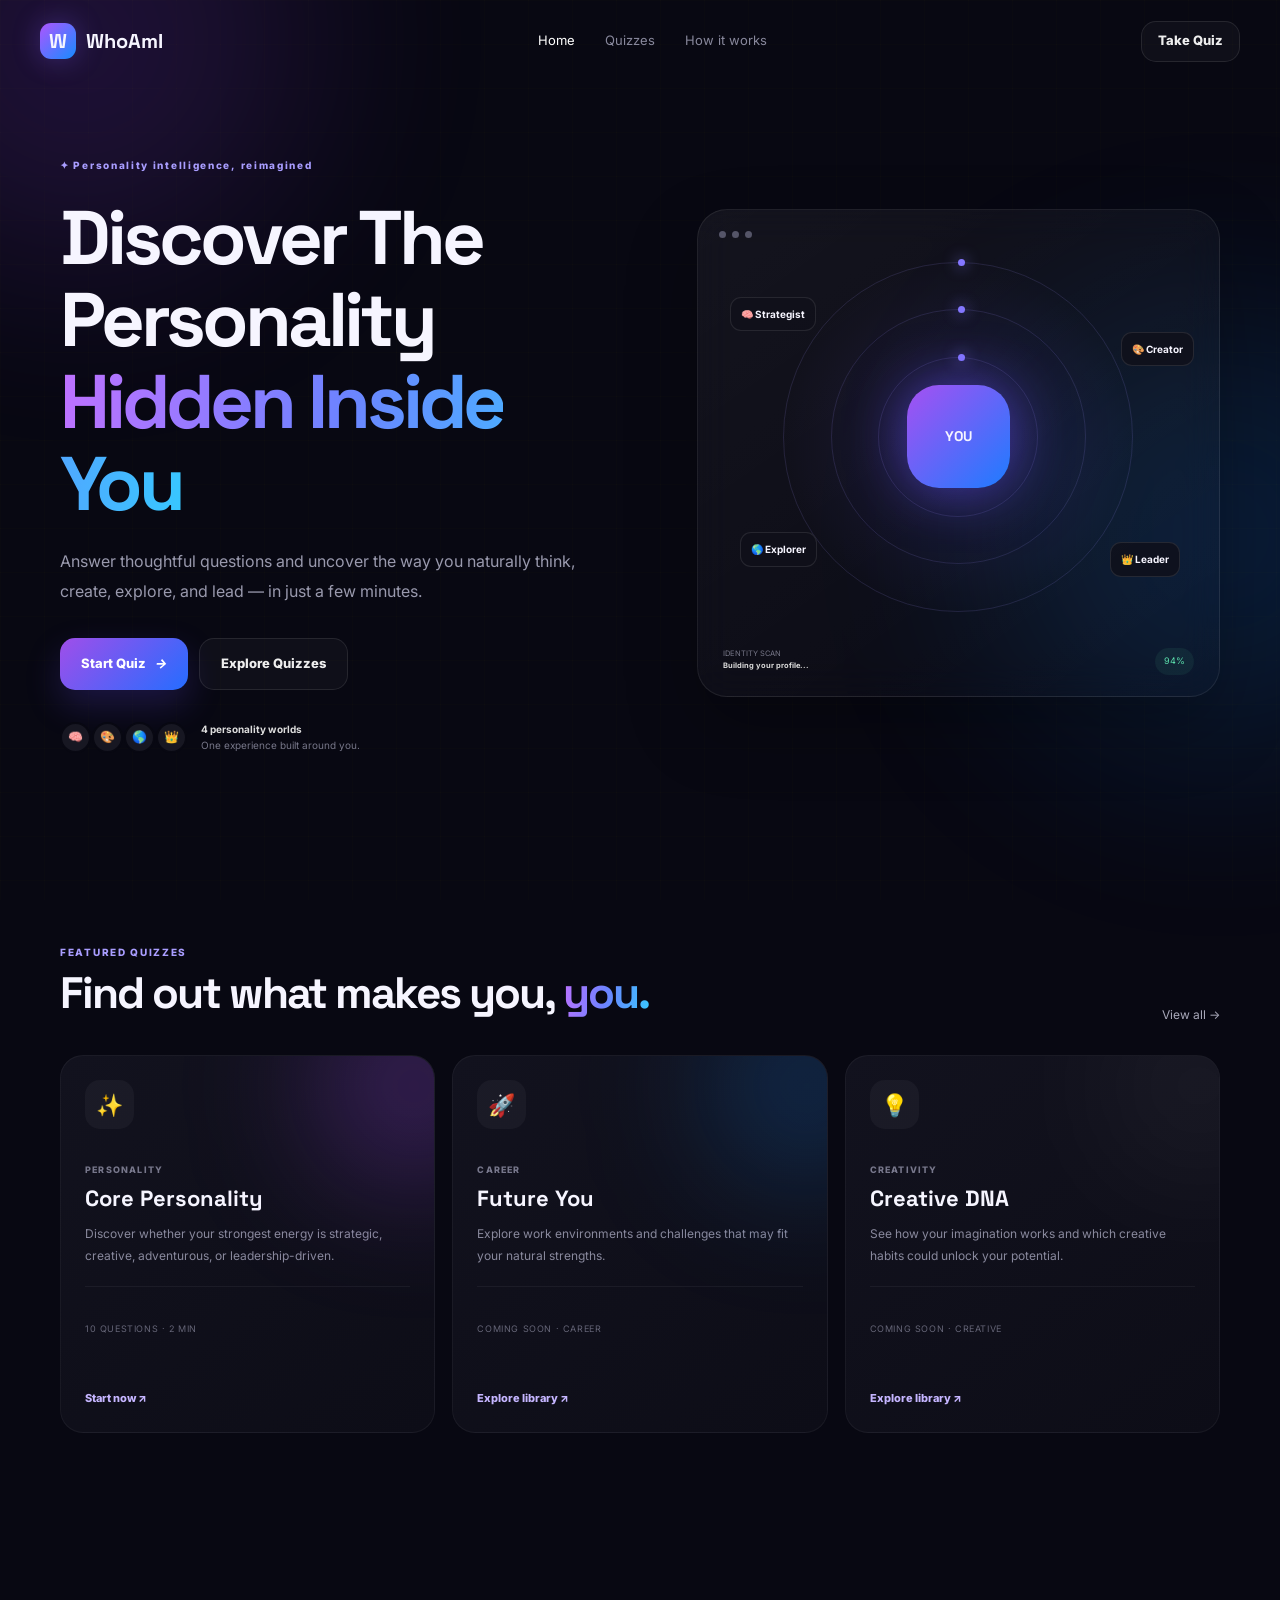
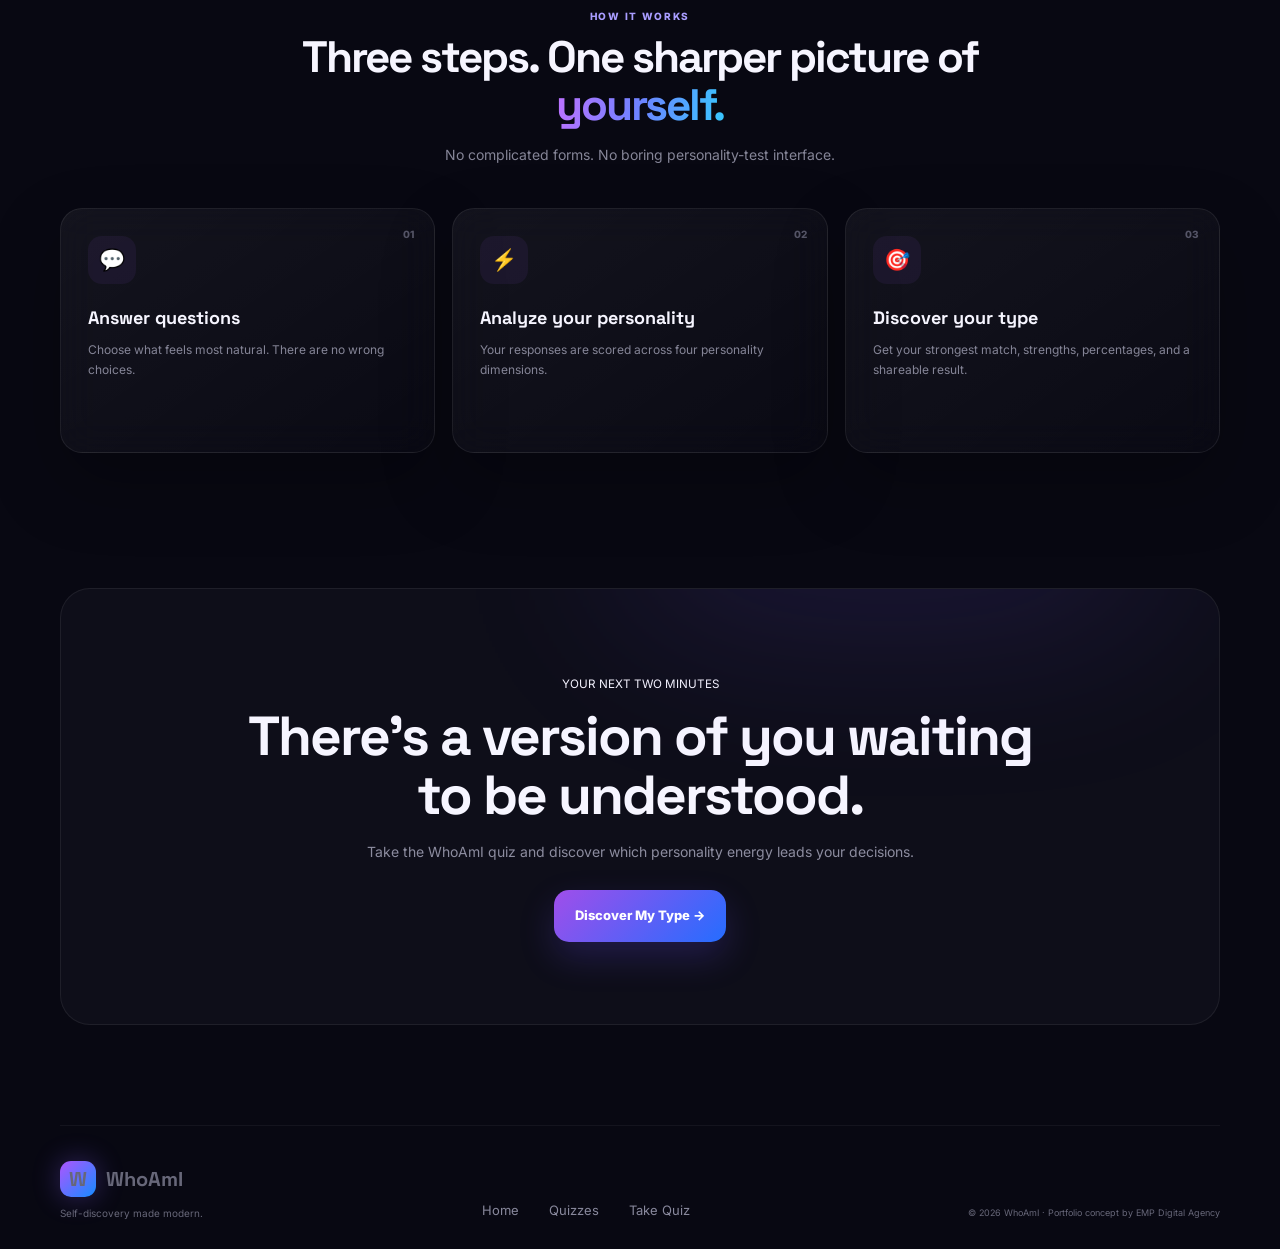
<file: WhoAmI/index.html>
<!doctype html>
<html lang="en"><head>
<meta charset="utf-8"><meta name="viewport" content="width=device-width,initial-scale=1">
<meta name="description" content="WhoAmI — discover the personality hidden inside you.">
<title>WhoAmI | Discover Yourself</title><link rel="icon" href="assets/favicon.svg" type="image/svg+xml">
<link rel="preconnect" href="https://fonts.googleapis.com"><link rel="preconnect" href="https://fonts.gstatic.com" crossorigin>
<link href="https://fonts.googleapis.com/css2?family=Inter:wght@400;500;600;700;800&family=Space+Grotesk:wght@500;600;700&display=swap" rel="stylesheet">
<link rel="stylesheet" href="css/style.css"></head><body>
<div class="glow g1"></div><div class="glow g2"></div>
<header><a class="logo" href="index.html"><b>W</b>WhoAmI</a><nav><a class="active" href="index.html">Home</a><a href="quizzes.html">Quizzes</a><a href="#how">How it works</a></nav><a class="btn small ghost" href="quiz.html">Take Quiz</a></header>
<main>
<section class="hero wrap"><div class="hero-copy reveal"><span class="eyebrow">✦ Personality intelligence, reimagined</span>
<h1>Discover The Personality <span>Hidden Inside You</span></h1>
<p>Answer thoughtful questions and uncover the way you naturally think, create, explore, and lead — in just a few minutes.</p>
<div class="actions"><a class="btn primary" href="quiz.html">Start Quiz <i>→</i></a><a class="btn ghost" href="quizzes.html">Explore Quizzes</a></div>
<div class="proof"><span>🧠</span><span>🎨</span><span>🌎</span><span>👑</span><small><strong>4 personality worlds</strong><br>One experience built around you.</small></div></div>
<div class="hero-art glass reveal delay"><div class="window"><i></i><i></i><i></i></div><div class="orbit"><div class="ring r1"></div><div class="ring r2"></div><div class="ring r3"></div><strong>YOU</strong><label class="c1">🧠 Strategist</label><label class="c2">🎨 Creator</label><label class="c3">🌎 Explorer</label><label class="c4">👑 Leader</label></div><div class="artfoot"><small>IDENTITY SCAN<br><strong>Building your profile...</strong></small><em>94%</em></div></div></section>

<section class="wrap section"><div class="heading"><div><small>FEATURED QUIZZES</small><h2>Find out what makes you, <span>you.</span></h2></div><a href="quizzes.html">View all →</a></div>
<div class="cards three"><article class="card purple reveal"><b class="icon">✨</b><small>PERSONALITY</small><h3>Core Personality</h3><p>Discover whether your strongest energy is strategic, creative, adventurous, or leadership-driven.</p><footer>10 questions · 2 min</footer><a href="quiz.html">Start now ↗</a></article>
<article class="card blue reveal delay"><b class="icon">🚀</b><small>CAREER</small><h3>Future You</h3><p>Explore work environments and challenges that may fit your natural strengths.</p><footer>Coming soon · Career</footer><a href="quizzes.html">Explore library ↗</a></article>
<article class="card reveal"><b class="icon">💡</b><small>CREATIVITY</small><h3>Creative DNA</h3><p>See how your imagination works and which creative habits could unlock your potential.</p><footer>Coming soon · Creative</footer><a href="quizzes.html">Explore library ↗</a></article></div></section>

<section id="how" class="wrap section"><div class="center"><small>HOW IT WORKS</small><h2>Three steps. One sharper picture of <span>yourself.</span></h2><p>No complicated forms. No boring personality-test interface.</p></div>
<div class="cards three steps"><article class="step glass"><em>01</em><b>💬</b><h3>Answer questions</h3><p>Choose what feels most natural. There are no wrong choices.</p></article><article class="step glass"><em>02</em><b>⚡</b><h3>Analyze your personality</h3><p>Your responses are scored across four personality dimensions.</p></article><article class="step glass"><em>03</em><b>🎯</b><h3>Discover your type</h3><p>Get your strongest match, strengths, percentages, and a shareable result.</p></article></div></section>
<section class="wrap cta reveal"><small>YOUR NEXT TWO MINUTES</small><h2>There’s a version of you waiting to be understood.</h2><p>Take the WhoAmI quiz and discover which personality energy leads your decisions.</p><a class="btn primary" href="quiz.html">Discover My Type →</a></section>
</main><footer class="wrap"><div><a class="logo" href="index.html"><b>W</b>WhoAmI</a><p>Self-discovery made modern.</p></div><nav><a href="index.html">Home</a><a href="quizzes.html">Quizzes</a><a href="quiz.html">Take Quiz</a></nav><small>© <span class="year"></span> WhoAmI · Portfolio concept by EMP Digital Agency</small></footer>
<script src="js/main.js"></script></body></html>
</file>
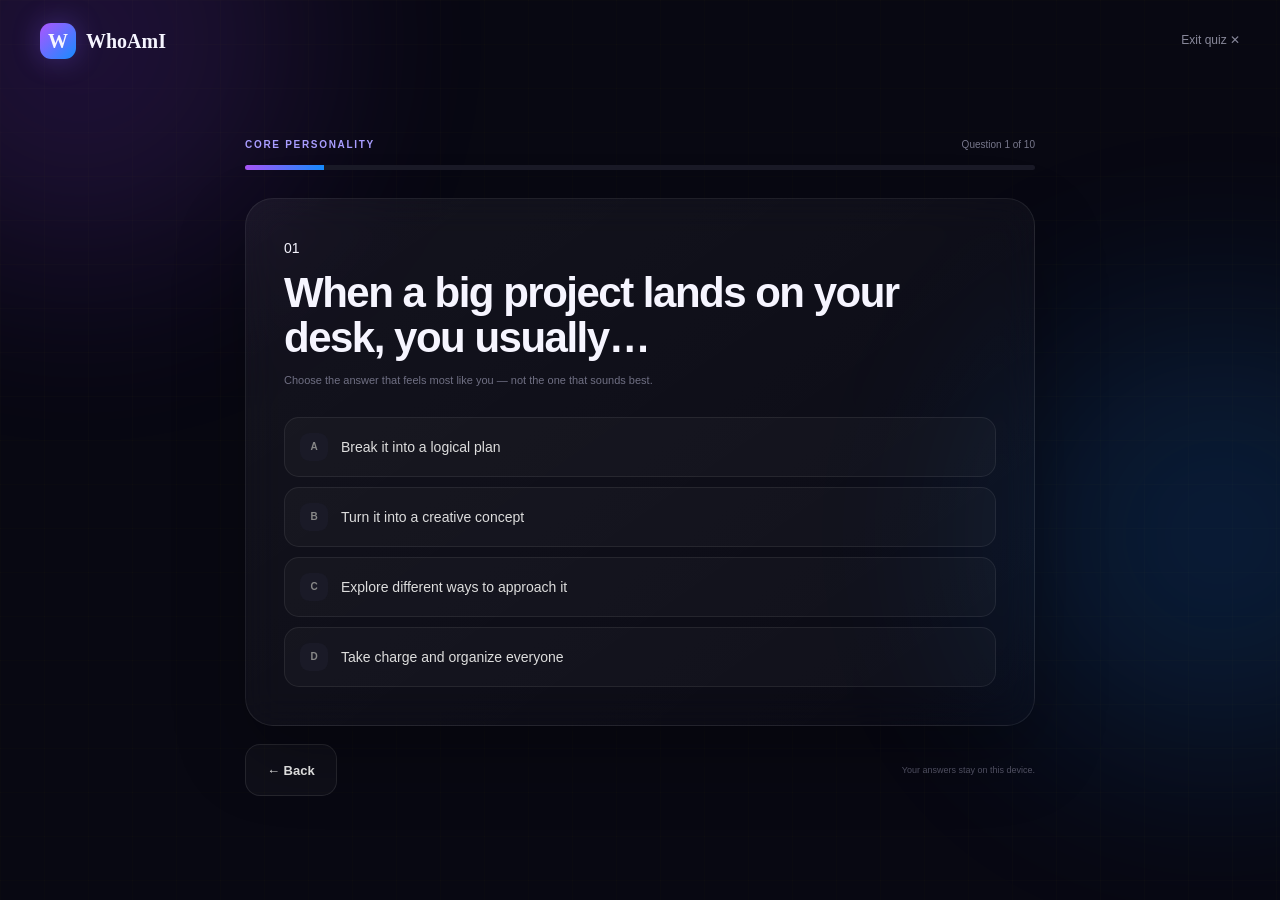
<file: WhoAmI/quiz.html>
<!doctype html><html lang="en"><head><meta charset="utf-8"><meta name="viewport" content="width=device-width,initial-scale=1">
<title>Personality Quiz | WhoAmI</title><link rel="icon" href="assets/favicon.svg" type="image/svg+xml"><link rel="stylesheet" href="css/style.css"></head><body>
<div class="glow g1"></div><div class="glow g2"></div><header><a class="logo" href="index.html"><b>W</b>WhoAmI</a><a class="exit" href="quizzes.html">Exit quiz ✕</a></header>
<main class="quiz wrap"><div class="qtop"><small>CORE PERSONALITY</small><span id="counter">Question 1 of 10</span></div><div class="progress"><i id="bar"></i></div>
<div id="question" class="question glass"></div><div class="qbottom"><button id="back" class="btn ghost" disabled>← Back</button><small>Your answers stay on this device.</small></div></main>
<script src="js/main.js"></script><script src="js/quiz.js"></script></body></html>
</file>
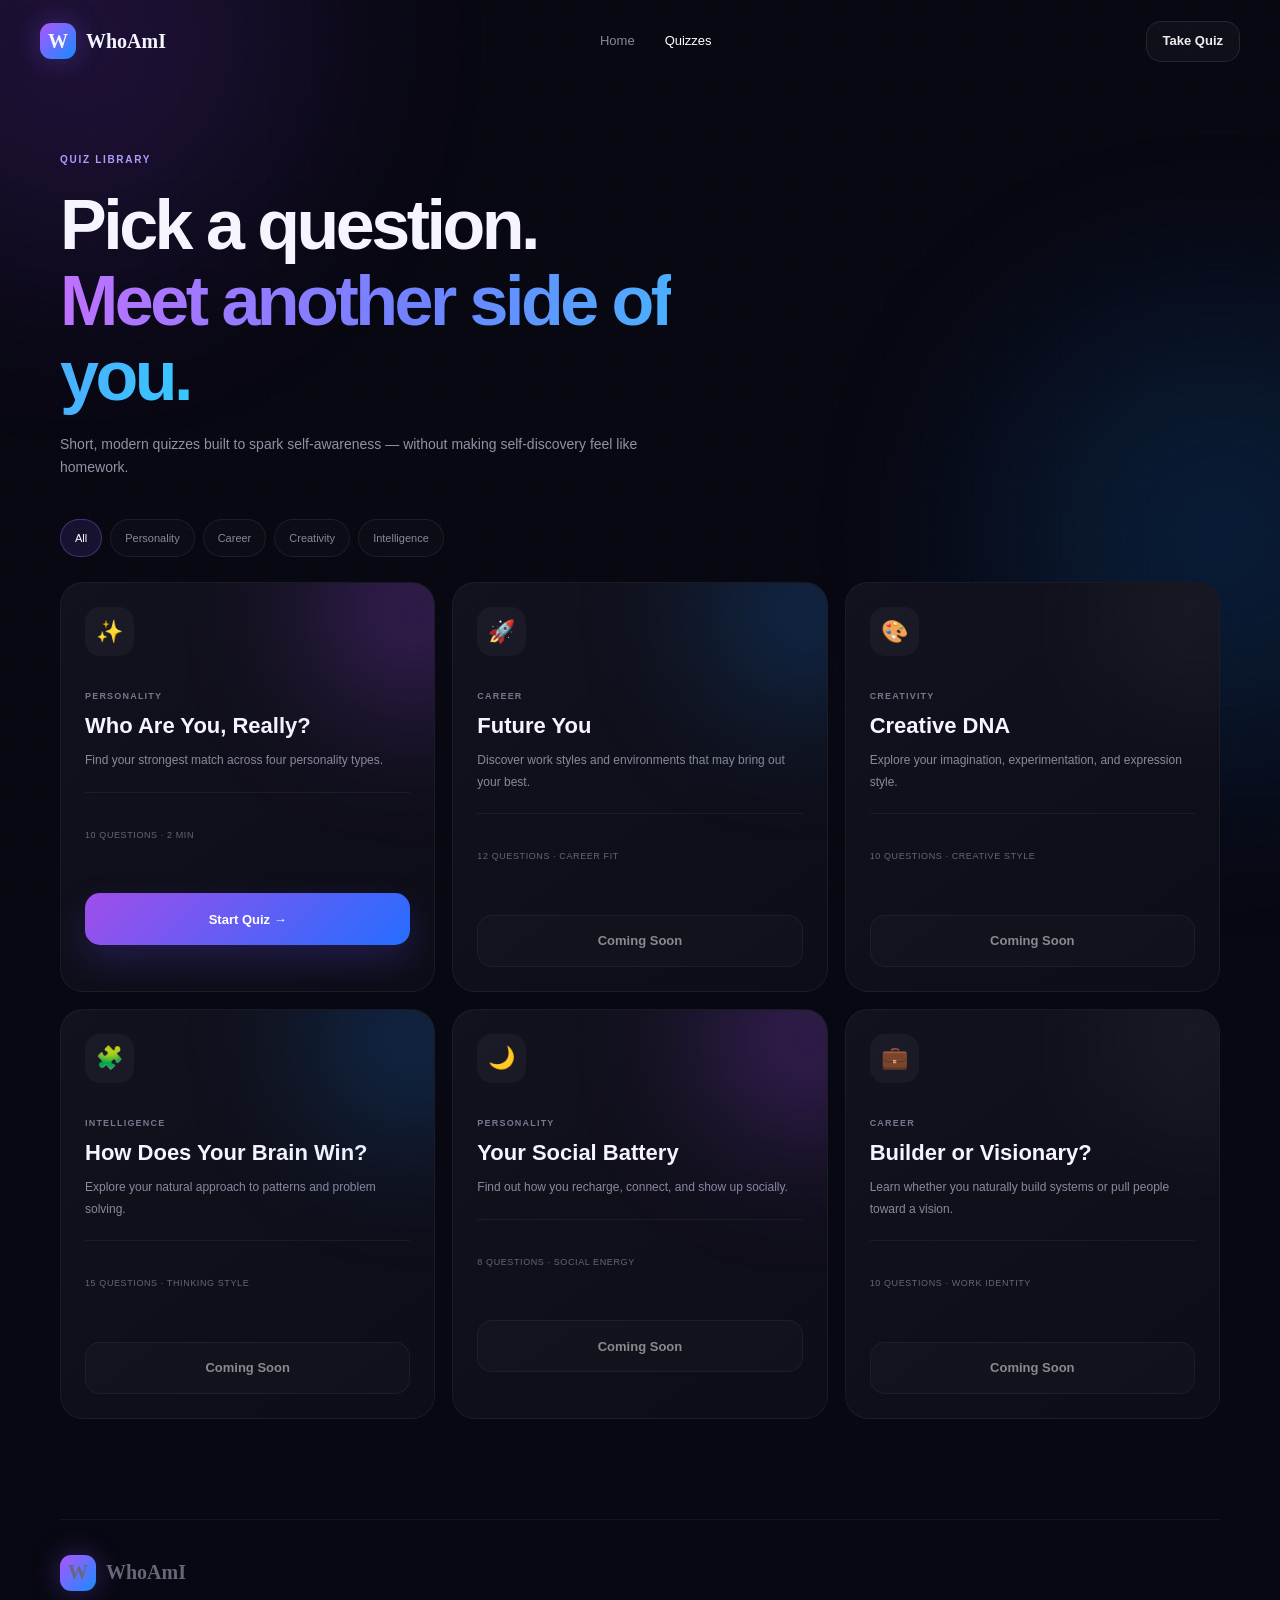
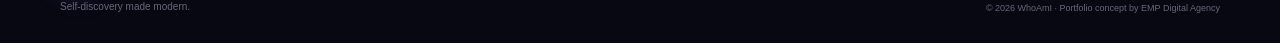
<file: WhoAmI/quizzes.html>
<!doctype html><html lang="en"><head><meta charset="utf-8"><meta name="viewport" content="width=device-width,initial-scale=1">
<title>Quiz Library | WhoAmI</title><link rel="icon" href="assets/favicon.svg" type="image/svg+xml"><link rel="stylesheet" href="css/style.css"></head><body>
<div class="glow g1"></div><div class="glow g2"></div><header><a class="logo" href="index.html"><b>W</b>WhoAmI</a><nav><a href="index.html">Home</a><a class="active" href="quizzes.html">Quizzes</a></nav><a class="btn small ghost" href="quiz.html">Take Quiz</a></header>
<main class="wrap library"><section class="libhero"><small>QUIZ LIBRARY</small><h1>Pick a question.<br><span>Meet another side of you.</span></h1><p>Short, modern quizzes built to spark self-awareness — without making self-discovery feel like homework.</p></section>
<div class="filters"><button class="active" data-filter="all">All</button><button data-filter="personality">Personality</button><button data-filter="career">Career</button><button data-filter="creativity">Creativity</button><button data-filter="intelligence">Intelligence</button></div>
<section class="librarygrid"><article data-cat="personality" class="card purple"><b class="icon">✨</b><small>PERSONALITY</small><h2>Who Are You, Really?</h2><p>Find your strongest match across four personality types.</p><footer>10 questions · 2 min</footer><a class="btn primary full" href="quiz.html">Start Quiz →</a></article>
<article data-cat="career" class="card blue"><b class="icon">🚀</b><small>CAREER</small><h2>Future You</h2><p>Discover work styles and environments that may bring out your best.</p><footer>12 questions · Career fit</footer><button class="btn ghost full soon">Coming Soon</button></article>
<article data-cat="creativity" class="card"><b class="icon">🎨</b><small>CREATIVITY</small><h2>Creative DNA</h2><p>Explore your imagination, experimentation, and expression style.</p><footer>10 questions · Creative style</footer><button class="btn ghost full soon">Coming Soon</button></article>
<article data-cat="intelligence" class="card blue"><b class="icon">🧩</b><small>INTELLIGENCE</small><h2>How Does Your Brain Win?</h2><p>Explore your natural approach to patterns and problem solving.</p><footer>15 questions · Thinking style</footer><button class="btn ghost full soon">Coming Soon</button></article>
<article data-cat="personality" class="card purple"><b class="icon">🌙</b><small>PERSONALITY</small><h2>Your Social Battery</h2><p>Find out how you recharge, connect, and show up socially.</p><footer>8 questions · Social energy</footer><button class="btn ghost full soon">Coming Soon</button></article>
<article data-cat="career" class="card"><b class="icon">💼</b><small>CAREER</small><h2>Builder or Visionary?</h2><p>Learn whether you naturally build systems or pull people toward a vision.</p><footer>10 questions · Work identity</footer><button class="btn ghost full soon">Coming Soon</button></article></section></main>
<footer class="wrap"><div><a class="logo" href="index.html"><b>W</b>WhoAmI</a><p>Self-discovery made modern.</p></div><small>© <span class="year"></span> WhoAmI · Portfolio concept by EMP Digital Agency</small></footer>
<script src="js/main.js"></script></body></html>
</file>
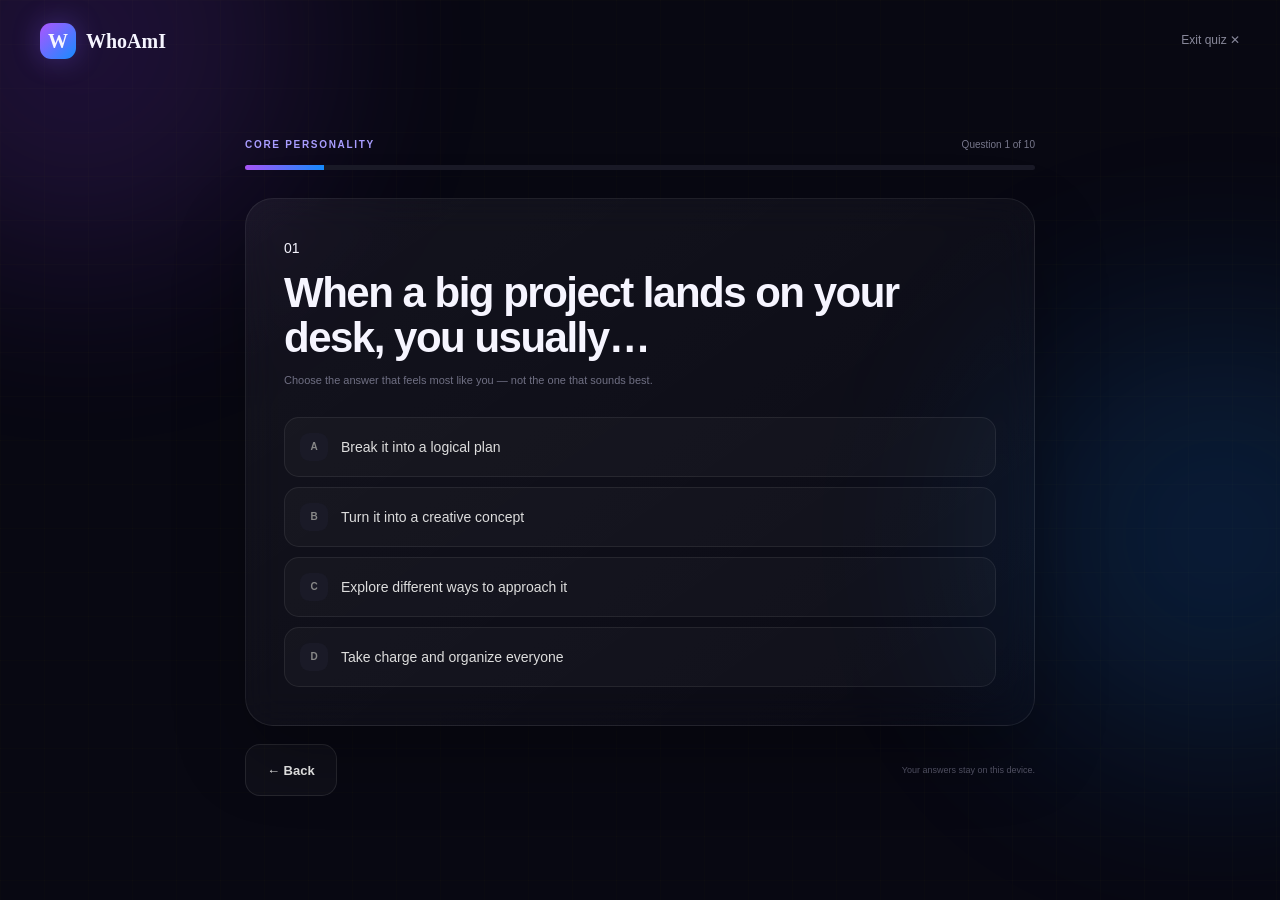
<file: WhoAmI/result.html>
<!doctype html><html lang="en"><head><meta charset="utf-8"><meta name="viewport" content="width=device-width,initial-scale=1">
<title>Your Result | WhoAmI</title><link rel="icon" href="assets/favicon.svg" type="image/svg+xml"><link rel="stylesheet" href="css/style.css"></head><body>
<div id="loader" class="loader"><div class="loader-logo">W</div><h2 id="loadTitle">Reading your answers...</h2><p>Mapping your strongest personality signals</p><div class="loadbar"><i></i></div></div>
<div id="content" class="hidden"><div class="glow g1"></div><div class="glow g2"></div><header><a class="logo" href="index.html"><b>W</b>WhoAmI</a><a class="btn small ghost" href="quiz.html">Retake</a></header>
<main class="wrap result"><section class="resulthero"><small>YOUR PERSONALITY RESULT</small><div id="emoji">🧠</div><p>You are</p><h1 id="type">THE STRATEGIST</h1><h3 id="tagline"></h3><div class="actions"><button id="share" class="btn primary">Share My Result ↗</button>
<div id="socialShare" class="social-share hidden">
  <p>Share your result on</p>
  <div class="social-grid">
    <a id="waShare" class="social-btn whatsapp" target="_blank" rel="noopener" href="#" aria-label="Share on WhatsApp"><span>◉</span> WhatsApp</a>
    <a id="xShare" class="social-btn x" target="_blank" rel="noopener" href="#" aria-label="Share on X"><span>𝕏</span> X</a>
    <a id="fbShare" class="social-btn facebook" target="_blank" rel="noopener" href="#" aria-label="Share on Facebook"><span>f</span> Facebook</a>
    <a id="igShare" class="social-btn instagram" target="_blank" rel="noopener" href="#" aria-label="Open Instagram"><span>◎</span> Instagram</a>
    <a id="ttShare" class="social-btn tiktok" target="_blank" rel="noopener" href="#" aria-label="Open TikTok"><span>♪</span> TikTok</a>
  </div>
  <small class="social-note">WhatsApp, X and Facebook share the result directly. Instagram and TikTok open the platform so the user can post or share it there.</small>
</div><a class="btn ghost" href="quiz.html">Take Another Quiz</a></div><div id="feedback"></div></section>
<section class="resultgrid"><article class="glass resultbox"><small>YOUR PROFILE</small><h2>What this says about you</h2><p id="description"></p><h3>Core strengths</h3><div id="strengths" class="pills"></div></article><article class="glass resultbox"><div class="scorehead"><div><small>PERSONALITY MIX</small><h2>Your score map</h2></div><b id="topscore">0%</b></div><div id="scores"></div></article></section>
<div class="note glass">✨ <span><strong>Personality is flexible.</strong><br> This result reflects your answers today. People grow, adapt, and can show traits from every category.</span></div></main>
<footer class="wrap"><div><a class="logo" href="index.html"><b>W</b>WhoAmI</a><p>Self-discovery made modern.</p></div><small>© <span class="year"></span> WhoAmI · Portfolio concept by EMP Digital Agency</small></footer></div>
<script src="js/main.js"></script><script src="js/result.js"></script></body></html>
</file>
<file: WhoAmI/css/style.css>
*{box-sizing:border-box}html{scroll-behavior:smooth}body{margin:0;background:#080812;color:#f6f5ff;font:14px/1.65 Inter,Arial,sans-serif;overflow-x:hidden}body:before{content:"";position:fixed;inset:0;z-index:-4;opacity:.35;background-image:linear-gradient(#fff0000a 1px,transparent 1px),linear-gradient(90deg,#fff0000a 1px,transparent 1px);background-size:44px 44px}a{text-decoration:none;color:inherit}button{font:inherit}h1,h2,h3{font-family:"Space Grotesk",Inter,sans-serif;line-height:1.08}header{height:82px;width:min(1200px,calc(100% - 32px));margin:auto;display:flex;align-items:center;justify-content:space-between;position:relative;z-index:5}.logo{font:700 20px "Space Grotesk";display:flex;align-items:center;gap:10px}.logo b{display:grid;place-items:center;width:36px;height:36px;border-radius:11px;background:linear-gradient(135deg,#ae55ff,#168cff);box-shadow:0 0 28px #855cff55}.logo+.logo{margin-top:0}nav{display:flex;gap:30px;color:#88889c;font-size:13px}nav a:hover,nav a.active{color:#fff}.wrap{width:min(1160px,calc(100% - 36px));margin:auto}.glow{position:fixed;width:440px;height:440px;border-radius:50%;filter:blur(110px);opacity:.16;z-index:-2;pointer-events:none}.g1{background:#9c45ff;top:-180px;left:-140px}.g2{background:#168cff;right:-160px;top:35%}.btn{min-height:52px;padding:0 21px;border:0;border-radius:15px;display:inline-flex;align-items:center;justify-content:center;gap:9px;font-weight:800;font-size:13px;cursor:pointer;transition:.25s}.btn:hover{transform:translateY(-2px)}.btn.primary{color:#fff;background:linear-gradient(135deg,#a04eea,#256dff);box-shadow:0 15px 35px #6c4cff35}.btn.ghost{color:#eee;background:#ffffff08;border:1px solid #ffffff18}.btn.small{min-height:41px;padding:0 16px}.eyebrow,.heading small,.center small,.libhero small,.result small,.qtop small{color:#a99dff;font-size:10px;letter-spacing:1.7px;font-weight:800}.hero{min-height:700px;display:grid;grid-template-columns:1.04fr .96fr;gap:70px;align-items:center;padding:70px 0 100px}.hero h1{font-size:clamp(44px,6vw,76px);letter-spacing:-4px;margin:22px 0}.hero h1 span,.heading h2 span,.center h2 span,.libhero h1 span{background:linear-gradient(100deg,#c071ff,#6d83ff,#37c8ff);color:transparent;background-clip:text}.hero-copy>p{color:#9999ad;font-size:16px;max-width:600px;line-height:1.85}.actions{display:flex;gap:11px;margin:31px 0}.proof{display:flex;align-items:center;gap:7px;color:#777789}.proof>span{width:31px;height:31px;border:2px solid #080812;margin-left:-6px;background:#171722;border-radius:50%;display:grid;place-items:center;font-size:12px}.proof>span:first-child{margin-left:0}.proof small{margin-left:7px;font-size:10px}.proof strong{color:#ddd}.glass{background:linear-gradient(145deg,#ffffff0d,#ffffff03);border:1px solid #ffffff14;backdrop-filter:blur(18px);box-shadow:0 30px 70px #00000044}.hero-art{border-radius:30px;padding:17px;transform:rotate(1.5deg)}.window{display:flex;gap:6px;padding:4px}.window i{width:7px;height:7px;border-radius:50%;background:#555568}.orbit{height:390px;position:relative;display:grid;place-items:center;border-radius:22px;background:radial-gradient(circle,#715bff24,transparent 57%);overflow:hidden}.orbit>strong{width:103px;height:103px;border-radius:32px;display:grid;place-items:center;background:linear-gradient(135deg,#a650f2,#1d7cff);box-shadow:0 0 55px #6750ff99;font-family:"Space Grotesk";z-index:2}.ring{position:absolute;border:1px solid #a090ff25;border-radius:50%;animation:spin 18s linear infinite}.r1{width:160px;height:160px}.r2{width:255px;height:255px;animation-direction:reverse}.r3{width:350px;height:350px}.ring:after{content:"";position:absolute;width:7px;height:7px;border-radius:50%;background:#8477ff;top:-4px;left:50%;box-shadow:0 0 15px #8477ff}.orbit label{position:absolute;padding:8px 10px;background:#10101bcf;border:1px solid #ffffff18;border-radius:11px;font-size:10px;font-weight:700;animation:bob 4s ease-in-out infinite}.c1{top:55px;left:15px}.c2{top:90px;right:8px;animation-delay:.7s!important}.c3{bottom:65px;left:25px;animation-delay:1.4s!important}.c4{bottom:55px;right:22px;animation-delay:2.1s!important}.artfoot{display:flex;justify-content:space-between;padding:16px 8px 4px;color:#777789;font-size:9px}.artfoot strong{color:#ddd}.artfoot em{font-style:normal;color:#5ce0ad;background:#5ce0ad12;padding:6px 9px;border-radius:20px}.section{padding:85px 0}.heading{display:flex;justify-content:space-between;align-items:end;margin-bottom:30px}.heading h2,.center h2{font-size:clamp(30px,4vw,44px);letter-spacing:-2px;margin:8px 0}.heading>a{color:#a9a9ba;font-size:12px}.cards{display:grid;gap:17px}.three{grid-template-columns:repeat(3,1fr)}.card{min-height:315px;padding:24px;border-radius:23px;background:linear-gradient(145deg,#12121e,#0d0d17);border:1px solid #ffffff0d;position:relative;overflow:hidden;transition:.3s}.card:hover{transform:translateY(-6px);border-color:#ffffff25}.card:before{content:"";position:absolute;width:180px;height:180px;border-radius:50%;filter:blur(70px);right:-70px;top:-60px;background:#ffffff0f}.purple:before{background:#a84cff55}.blue:before{background:#168cff44}.icon{display:grid;place-items:center;width:49px;height:49px;border-radius:15px;background:#ffffff0a;font-size:22px;margin-bottom:27px}.card small{color:#77778b;font-size:9px;letter-spacing:1.2px;font-weight:800}.card h3,.card h2{font-size:22px;margin:8px 0 10px}.card p{color:#89899d;font-size:12px;line-height:1.8}.card footer{color:#656577;font-size:9px;letter-spacing:.6px;text-transform:uppercase;margin:20px 0}.card>a:not(.btn){font-size:11px;font-weight:800;color:#c5b5ff}.center{text-align:center;max-width:700px;margin:0 auto 42px}.center p{color:#858597}.step{min-height:245px;padding:27px;border-radius:22px;position:relative}.step em{position:absolute;right:20px;top:17px;color:#555567;font-style:normal;font-weight:800;font-size:10px}.step>b{display:grid;place-items:center;width:48px;height:48px;border-radius:14px;background:#9b5cff12;font-size:21px;margin-bottom:24px}.step h3{font-size:18px;margin:0 0 10px}.step p{color:#858597;font-size:12px}.cta{text-align:center;padding:82px 25px;margin:50px auto 100px;border-radius:30px;border:1px solid #ffffff12;background:#0e0e19;position:relative;overflow:hidden}.cta h2{font-size:clamp(33px,5vw,55px);max-width:800px;margin:12px auto 15px;letter-spacing:-2px}.cta p{color:#8c8c9f;max-width:580px;margin:0 auto 26px}.cta:before{content:"";position:absolute;width:500px;height:180px;background:#7553ff;filter:blur(100px);opacity:.17;top:-160px;left:50%}footer{border-top:1px solid #ffffff0d;padding:35px 0 28px;display:flex;justify-content:space-between;align-items:end;gap:25px;color:#676779}footer p{font-size:10px;margin:8px 0 0}footer small{font-size:9px}.reveal{opacity:0;transform:translateY(16px);transition:.7s}.reveal.show{opacity:1;transform:none}.delay{transition-delay:.12s}@keyframes spin{to{transform:rotate(360deg)}}@keyframes bob{50%{transform:translateY(-7px)}}

/* quiz */
.exit{font-size:12px;color:#88889a}.quiz{max-width:790px;padding:55px 0}.qtop{display:flex;justify-content:space-between;color:#77778b;font-size:10px;margin-bottom:11px}.progress{height:5px;border-radius:9px;background:#1a1a27;overflow:hidden}.progress i{display:block;height:100%;width:10%;background:linear-gradient(90deg,#a855f7,#168cff);transition:.4s}.question{margin-top:28px;padding:38px;border-radius:28px;min-height:500px}.question h1{font-size:clamp(28px,4.5vw,42px);letter-spacing:-1.5px;max-width:650px;margin:10px 0}.question p{font-size:11px;color:#707084;margin-bottom:28px}.answers{display:grid;gap:10px}.answer{border:1px solid #ffffff12;background:#ffffff07;color:#ddd;width:100%;padding:15px;border-radius:15px;text-align:left;cursor:pointer;display:flex;gap:13px;align-items:center;transition:.2s}.answer:hover{transform:translateX(4px);border-color:#9b6cff66;background:#8b5cf611}.answer b{width:28px;height:28px;border-radius:9px;display:grid;place-items:center;background:#1a1a27;color:#888;font-size:10px}.qbottom{display:flex;justify-content:space-between;align-items:center;margin-top:18px}.qbottom small{color:#555568;font-size:9px}.question.swap{animation:swap .35s}@keyframes swap{from{opacity:.1;transform:translateX(20px)}to{opacity:1;transform:none}}

/* library */
.library{padding:65px 0 100px}.libhero{max-width:750px}.libhero h1{font-size:clamp(43px,6vw,70px);letter-spacing:-3.5px;margin:18px 0}.libhero p{color:#9292a5;max-width:620px}.filters{display:flex;gap:8px;flex-wrap:wrap;margin:40px 0 25px}.filters button{border:1px solid #ffffff12;background:#ffffff05;color:#88889b;border-radius:999px;padding:9px 14px;font-size:11px;cursor:pointer}.filters button.active,.filters button:hover{color:#fff;background:#855cff22;border-color:#9c72ff55}.librarygrid{display:grid;grid-template-columns:repeat(3,1fr);gap:17px}.full{width:100%;margin-top:3px}.soon{cursor:not-allowed!important;opacity:.55}.librarygrid .card{min-height:365px}

/* result */
.hidden{display:none!important}.loader{position:fixed;inset:0;background:#080812;z-index:20;display:flex;align-items:center;justify-content:center;flex-direction:column}.loader-logo{width:82px;height:82px;border:2px solid #a65cff;border-right-color:#168cff;border-radius:50%;display:grid;place-items:center;font:700 25px "Space Grotesk";box-shadow:0 0 50px #7654ff44;animation:spin 1s linear infinite}.loader h2{margin:25px 0 5px}.loader p{color:#737387;font-size:11px}.loadbar{width:270px;height:4px;background:#181824;border-radius:8px;overflow:hidden;margin-top:22px}.loadbar i{display:block;width:0;height:100%;background:linear-gradient(90deg,#a855f7,#168cff);animation:load 2.6s forwards}@keyframes load{to{width:100%}}.result{padding:55px 0 90px}.resulthero{text-align:center}.resulthero>div:first-of-type{font-size:52px;margin:18px 0 3px}.resulthero>p{color:#777789;margin:0}.resulthero h1{font-size:clamp(43px,6vw,65px);letter-spacing:-3px;margin:4px 0;background:linear-gradient(100deg,#bb6cff,#6f83ff,#36c8ff);color:transparent;background-clip:text}.resulthero h3{font-size:14px;color:#b1b1c0;font-weight:500}.resulthero .actions{justify-content:center}.resultgrid{display:grid;grid-template-columns:1fr 1fr;gap:17px;margin-top:45px}.resultbox{padding:28px;border-radius:23px}.resultbox h2{font-size:25px;margin:8px 0 15px}.resultbox>p{color:#89899c;font-size:12px;line-height:1.9}.resultbox>h3{font-size:13px;margin-top:28px}.pills{display:flex;gap:7px;flex-wrap:wrap}.pills span{background:#ffffff08;border:1px solid #ffffff10;border-radius:999px;padding:7px 10px;color:#bdb3ff;font-size:10px}.scorehead{display:flex;justify-content:space-between;align-items:start}.scorehead>b{font-size:19px;color:#75e4ba}.score{margin-top:20px}.scoreline{display:flex;justify-content:space-between;font-size:10px;color:#a0a0b0;margin-bottom:6px}.track{height:8px;background:#1a1a26;border-radius:8px;overflow:hidden}.track i{display:block;height:100%;border-radius:8px;background:linear-gradient(90deg,#9e55f5,#287bff);width:0;transition:1s}.note{margin-top:17px;padding:20px;border-radius:18px;color:#a6a6b6;font-size:11px;display:flex;gap:12px}.note strong{color:#ddd}.share-feedback{min-height:18px;color:#73e0b1;font-size:11px}

/* mobile */
@media(max-width:850px){header nav{display:none}.hero{grid-template-columns:1fr;gap:45px;padding-top:45px}.hero-art{max-width:620px;margin:auto;width:100%}.three,.librarygrid,.resultgrid{grid-template-columns:1fr}.section{padding:65px 0}.heading{align-items:start;gap:15px}.heading>a{display:none}.steps .step{min-height:190px}.library{padding-top:45px}.question{padding:27px;min-height:480px}.result{padding-top:40px}footer{align-items:start;flex-wrap:wrap}.hero h1{letter-spacing:-2.5px}.orbit{height:340px}}@media(max-width:500px){header{height:72px}.hero{padding:35px 0 60px}.hero h1{font-size:43px}.hero-copy>p{font-size:14px}.actions{flex-wrap:wrap}.actions .btn{flex:1}.orbit{height:300px}.r3{width:275px;height:275px}.r2{width:205px;height:205px}.r1{width:135px;height:135px}.orbit label{font-size:9px}.c1{top:35px}.c2{top:65px}.c3{bottom:45px}.c4{bottom:40px}.question h1{font-size:28px}.qbottom small{display:none}.quiz{padding-top:35px}.resulthero h1{font-size:43px}.librarygrid .card{min-height:330px}}
/* Social share panel */
.social-share{width:min(640px,100%);margin:5px auto 0;padding:17px;border:1px solid #ffffff12;border-radius:20px;background:#ffffff05}
.social-share p{font-size:10px!important;color:#77778b!important;text-transform:uppercase;letter-spacing:1.2px;margin:0 0 11px!important}
.social-grid{display:grid;grid-template-columns:repeat(5,1fr);gap:8px}
.social-btn{min-height:43px;border-radius:12px;border:1px solid #ffffff12;background:#ffffff07;display:flex;align-items:center;justify-content:center;gap:7px;font-size:10px;font-weight:800;color:#ddd;transition:.2s}
.social-btn:hover{transform:translateY(-2px);background:#ffffff0d;border-color:#ffffff25}
.social-btn span{font-size:15px}
.social-note{display:block;color:#5f5f70;font-size:9px;margin-top:10px;line-height:1.5}
.whatsapp:hover{border-color:#25d36666;background:#25d36610}.facebook:hover{border-color:#1877f266;background:#1877f210}.instagram:hover{border-color:#d946ef66;background:#d946ef10}.tiktok:hover{border-color:#69c9d066;background:#69c9d010}
@media(max-width:600px){.social-grid{grid-template-columns:repeat(2,1fr)}.social-btn:last-child{grid-column:span 2}}
</file>
